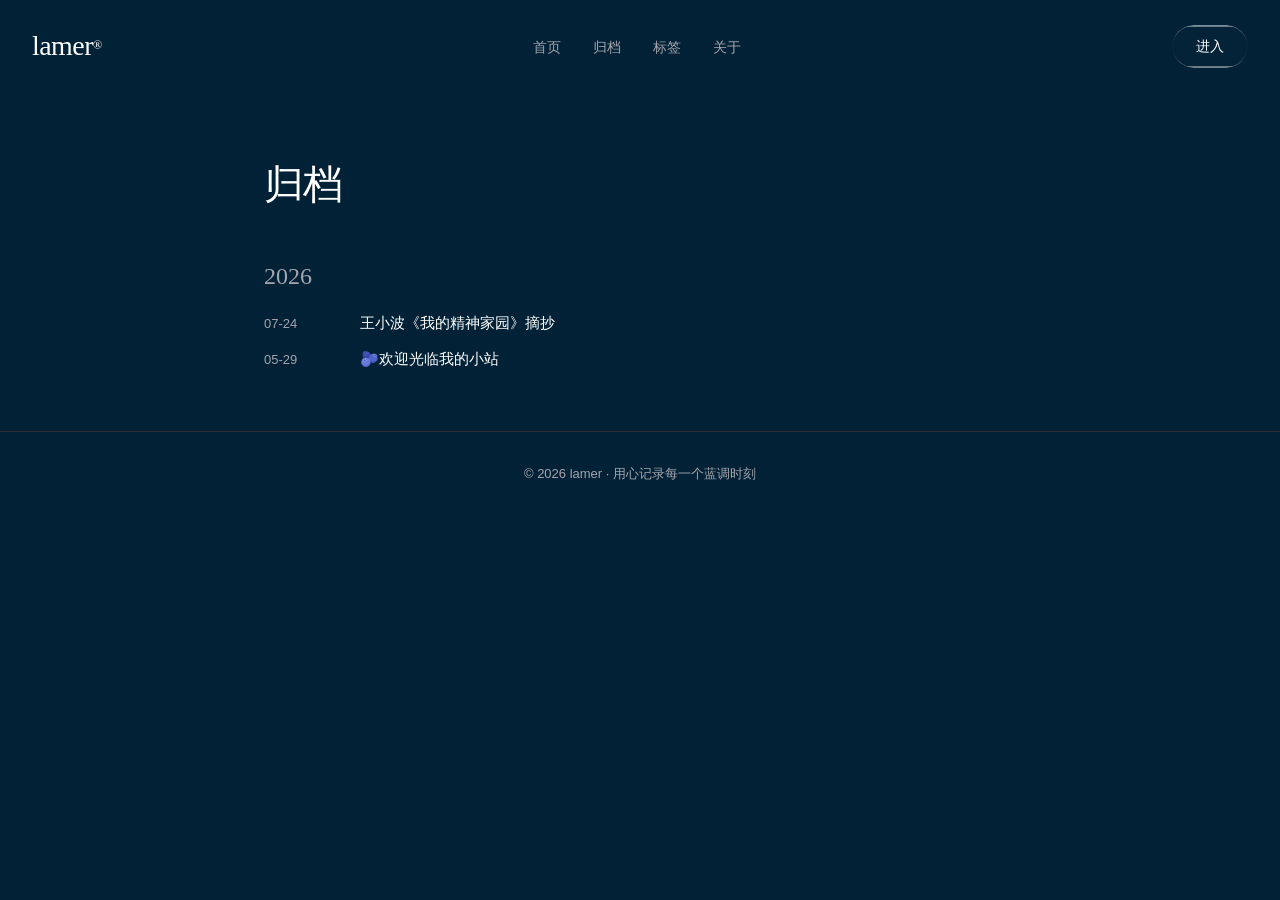
<file: archives/index.html>
<!DOCTYPE html>
<html lang="zh">
<head>
  <meta charset="utf-8" />
<meta name="viewport" content="width=device-width, initial-scale=1" />
<title>归档 · 🫐的个人网站</title>
<link rel="shortcut icon" href="https://canglanmei-wq.github.io/favicon.ico?v=1784874473100">
<link rel="stylesheet" href="https://canglanmei-wq.github.io/styles/main.css">
<link rel="alternate" type="application/atom+xml" title="归档 · 🫐的个人网站 - Atom Feed" href="https://canglanmei-wq.github.io/atom.xml">

</head>
<body>
  <video class="video-bg" autoplay loop muted playsinline>
  <source src="https://d8j0ntlcm91z4.cloudfront.net/user_38xzZboKViGWJOttwIXH07lWA1P/hf_20260314_131748_f2ca2a28-fed7-44c8-b9a9-bd9acdd5ec31.mp4" type="video/mp4">
</video>
<div class="video-overlay"></div>

  <nav class="site-nav animate-fade-rise">
  <a href="https://canglanmei-wq.github.io" class="nav-logo">lamer<sup style="font-size:12px">®</sup></a>
  <ul class="nav-links">
    
      <li>
        
          <a href="/">首页</a>
        
      </li>
    
      <li>
        
          <a href="/archives">归档</a>
        
      </li>
    
      <li>
        
          <a href="/tags">标签</a>
        
      </li>
    
      <li>
        
          <a href="/post/about">关于</a>
        
      </li>
    
  </ul>
  <a href="https://canglanmei-wq.github.io" class="liquid-glass nav-cta">进入</a>
</nav>


  <div class="archives-page animate-fade-rise">
    <h1>归档</h1>
    
    
      
      
        
        <div class="archive-year">2026</div>
        <ul class="archive-list">
      
      <li class="archive-item">
        <span class="archive-date">07-24</span>
        <span class="archive-title">
          <a href="https://canglanmei-wq.github.io/post/wang-xiao-bo-lesslesswo-de-jing-shen-jia-yuan-greatergreater-zhai-chao">王小波《我的精神家园》摘抄</a>
        </span>
      </li>
    
      
      
      <li class="archive-item">
        <span class="archive-date">05-29</span>
        <span class="archive-title">
          <a href="https://canglanmei-wq.github.io/post/huan-ying-guang-lin-wo-de-xiao-zhan">🫐欢迎光临我的小站</a>
        </span>
      </li>
    
    </ul>
  </div>

  <footer class="site-footer">
  <p>© 2026 lamer · 用心记录每一个蓝调时刻</p>
</footer>

</body>
</html>
</file>
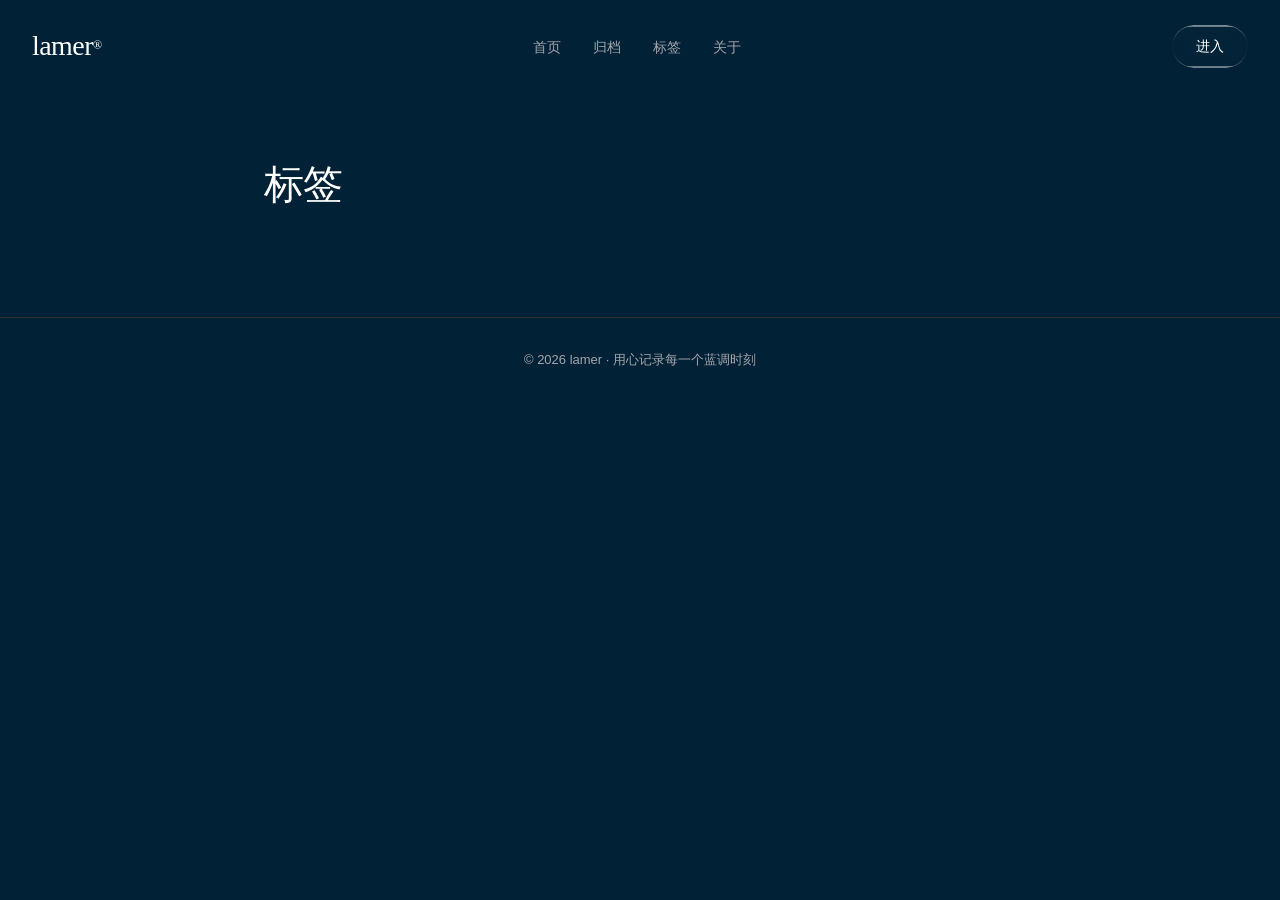
<file: tags/index.html>
<!DOCTYPE html>
<html lang="zh">
<head>
  <meta charset="utf-8" />
<meta name="viewport" content="width=device-width, initial-scale=1" />
<title>标签 · 🫐的个人网站</title>
<link rel="shortcut icon" href="https://canglanmei-wq.github.io/favicon.ico?v=1784874473100">
<link rel="stylesheet" href="https://canglanmei-wq.github.io/styles/main.css">
<link rel="alternate" type="application/atom+xml" title="标签 · 🫐的个人网站 - Atom Feed" href="https://canglanmei-wq.github.io/atom.xml">

</head>
<body>
  <video class="video-bg" autoplay loop muted playsinline>
  <source src="https://d8j0ntlcm91z4.cloudfront.net/user_38xzZboKViGWJOttwIXH07lWA1P/hf_20260314_131748_f2ca2a28-fed7-44c8-b9a9-bd9acdd5ec31.mp4" type="video/mp4">
</video>
<div class="video-overlay"></div>

  <nav class="site-nav animate-fade-rise">
  <a href="https://canglanmei-wq.github.io" class="nav-logo">lamer<sup style="font-size:12px">®</sup></a>
  <ul class="nav-links">
    
      <li>
        
          <a href="/">首页</a>
        
      </li>
    
      <li>
        
          <a href="/archives">归档</a>
        
      </li>
    
      <li>
        
          <a href="/tags">标签</a>
        
      </li>
    
      <li>
        
          <a href="/post/about">关于</a>
        
      </li>
    
  </ul>
  <a href="https://canglanmei-wq.github.io" class="liquid-glass nav-cta">进入</a>
</nav>


  <div class="tags-page animate-fade-rise">
    <h1>标签</h1>
    <ul class="tag-list">
      
    </ul>
  </div>

  <footer class="site-footer">
  <p>© 2026 lamer · 用心记录每一个蓝调时刻</p>
</footer>

</body>
</html>
</file>
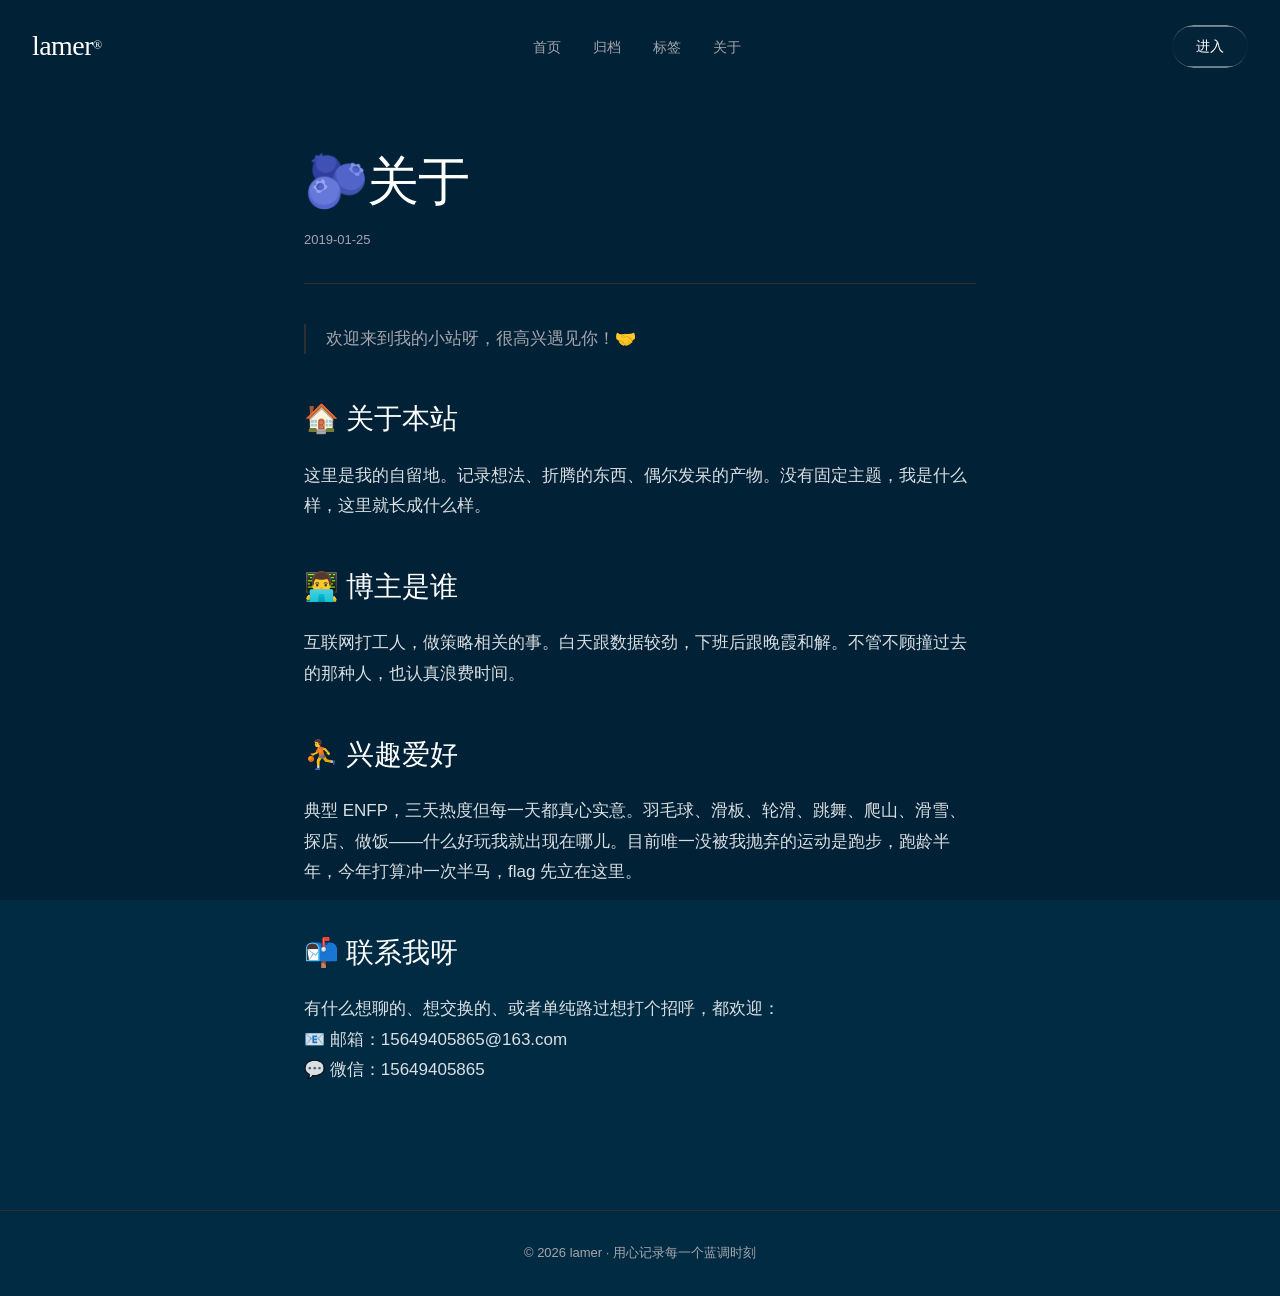
<file: post/about/index.html>
<!DOCTYPE html>
<html lang="zh">
<head>
  <meta charset="utf-8" />
<meta name="viewport" content="width=device-width, initial-scale=1" />
<title>🫐关于 · 🫐的个人网站</title>
<link rel="shortcut icon" href="https://canglanmei-wq.github.io/favicon.ico?v=1784874473100">
<link rel="stylesheet" href="https://canglanmei-wq.github.io/styles/main.css">
<link rel="alternate" type="application/atom+xml" title="🫐关于 · 🫐的个人网站 - Atom Feed" href="https://canglanmei-wq.github.io/atom.xml">

</head>
<body>
  <video class="video-bg" autoplay loop muted playsinline>
  <source src="https://d8j0ntlcm91z4.cloudfront.net/user_38xzZboKViGWJOttwIXH07lWA1P/hf_20260314_131748_f2ca2a28-fed7-44c8-b9a9-bd9acdd5ec31.mp4" type="video/mp4">
</video>
<div class="video-overlay"></div>

  <nav class="site-nav animate-fade-rise">
  <a href="https://canglanmei-wq.github.io" class="nav-logo">lamer<sup style="font-size:12px">®</sup></a>
  <ul class="nav-links">
    
      <li>
        
          <a href="/">首页</a>
        
      </li>
    
      <li>
        
          <a href="/archives">归档</a>
        
      </li>
    
      <li>
        
          <a href="/tags">标签</a>
        
      </li>
    
      <li>
        
          <a href="/post/about">关于</a>
        
      </li>
    
  </ul>
  <a href="https://canglanmei-wq.github.io" class="liquid-glass nav-cta">进入</a>
</nav>


  <article class="post-content animate-fade-rise">
    <h1>🫐关于</h1>
    <div class="post-meta">
      <span>2019-01-25</span>
      
    </div>

    

    <div class="post-body">
      <blockquote>
<p>欢迎来到我的小站呀，很高兴遇见你！🤝</p>
</blockquote>
<h2 id="关于本站">🏠 关于本站</h2>
<p>这里是我的自留地。记录想法、折腾的东西、偶尔发呆的产物。没有固定主题，我是什么样，这里就长成什么样。</p>
<h2 id="博主是谁">👨‍💻 博主是谁</h2>
<p>互联网打工人，做策略相关的事。白天跟数据较劲，下班后跟晚霞和解。不管不顾撞过去的那种人，也认真浪费时间。</p>
<h2 id="兴趣爱好">⛹ 兴趣爱好</h2>
<p>典型 ENFP，三天热度但每一天都真心实意。羽毛球、滑板、轮滑、跳舞、爬山、滑雪、探店、做饭——什么好玩我就出现在哪儿。目前唯一没被我抛弃的运动是跑步，跑龄半年，今年打算冲一次半马，flag 先立在这里。</p>
<h2 id="联系我呀">📬 联系我呀</h2>
<p>有什么想聊的、想交换的、或者单纯路过想打个招呼，都欢迎：<br>
📧 邮箱：15649405865@163.com<br>
💬 微信：15649405865</p>

    </div>
  </article>

  <footer class="site-footer">
  <p>© 2026 lamer · 用心记录每一个蓝调时刻</p>
</footer>


  
</body>
</html>
</file>
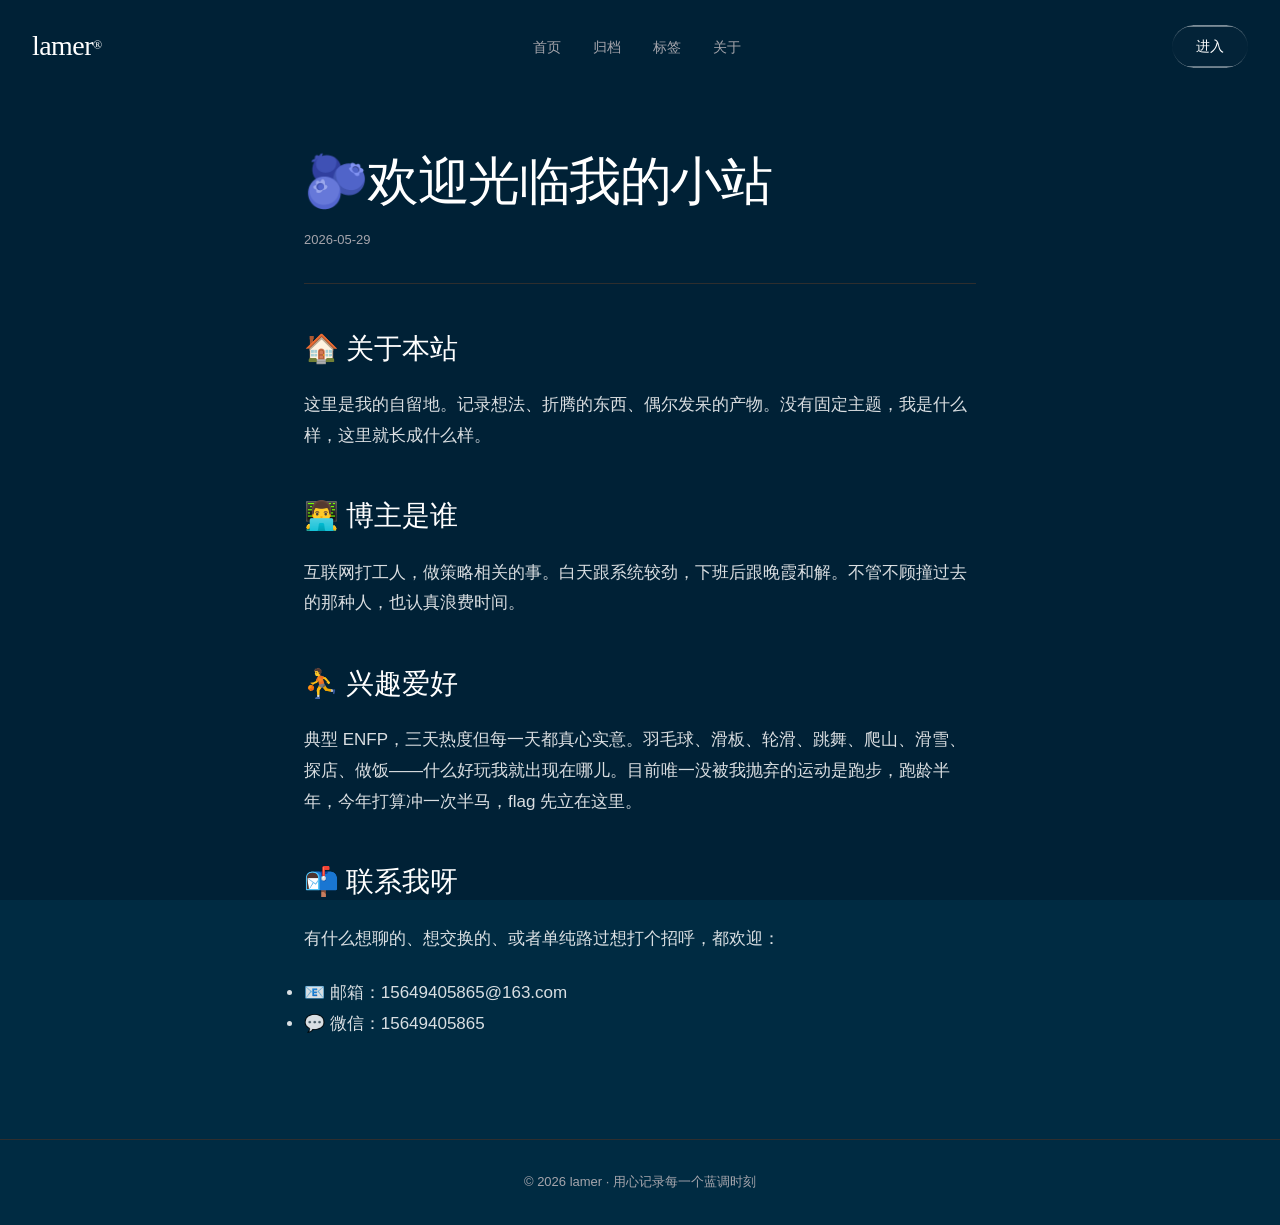
<file: post/huan-ying-guang-lin-wo-de-xiao-zhan/index.html>
<!DOCTYPE html>
<html lang="zh">
<head>
  <meta charset="utf-8" />
<meta name="viewport" content="width=device-width, initial-scale=1" />
<title>🫐欢迎光临我的小站 · 🫐的个人网站</title>
<link rel="shortcut icon" href="https://canglanmei-wq.github.io/favicon.ico?v=1784874473100">
<link rel="stylesheet" href="https://canglanmei-wq.github.io/styles/main.css">
<link rel="alternate" type="application/atom+xml" title="🫐欢迎光临我的小站 · 🫐的个人网站 - Atom Feed" href="https://canglanmei-wq.github.io/atom.xml">

</head>
<body>
  <video class="video-bg" autoplay loop muted playsinline>
  <source src="https://d8j0ntlcm91z4.cloudfront.net/user_38xzZboKViGWJOttwIXH07lWA1P/hf_20260314_131748_f2ca2a28-fed7-44c8-b9a9-bd9acdd5ec31.mp4" type="video/mp4">
</video>
<div class="video-overlay"></div>

  <nav class="site-nav animate-fade-rise">
  <a href="https://canglanmei-wq.github.io" class="nav-logo">lamer<sup style="font-size:12px">®</sup></a>
  <ul class="nav-links">
    
      <li>
        
          <a href="/">首页</a>
        
      </li>
    
      <li>
        
          <a href="/archives">归档</a>
        
      </li>
    
      <li>
        
          <a href="/tags">标签</a>
        
      </li>
    
      <li>
        
          <a href="/post/about">关于</a>
        
      </li>
    
  </ul>
  <a href="https://canglanmei-wq.github.io" class="liquid-glass nav-cta">进入</a>
</nav>


  <article class="post-content animate-fade-rise">
    <h1>🫐欢迎光临我的小站</h1>
    <div class="post-meta">
      <span>2026-05-29</span>
      
    </div>

    

    <div class="post-body">
      <h2 id="关于本站">🏠 关于本站</h2>
<p>这里是我的自留地。记录想法、折腾的东西、偶尔发呆的产物。没有固定主题，我是什么样，这里就长成什么样。</p>
<!-- more -->
<h2 id="博主是谁">👨‍💻 博主是谁</h2>
<p>互联网打工人，做策略相关的事。白天跟系统较劲，下班后跟晚霞和解。不管不顾撞过去的那种人，也认真浪费时间。</p>
<h2 id="兴趣爱好">⛹ 兴趣爱好</h2>
<p>典型 ENFP，三天热度但每一天都真心实意。羽毛球、滑板、轮滑、跳舞、爬山、滑雪、探店、做饭——什么好玩我就出现在哪儿。目前唯一没被我抛弃的运动是跑步，跑龄半年，今年打算冲一次半马，flag 先立在这里。</p>
<h2 id="联系我呀">📬 联系我呀</h2>
<p>有什么想聊的、想交换的、或者单纯路过想打个招呼，都欢迎：</p>
<ul>
<li>📧 邮箱：15649405865@163.com</li>
<li>💬 微信：15649405865</li>
</ul>

    </div>
  </article>

  <footer class="site-footer">
  <p>© 2026 lamer · 用心记录每一个蓝调时刻</p>
</footer>


  
</body>
</html>
</file>
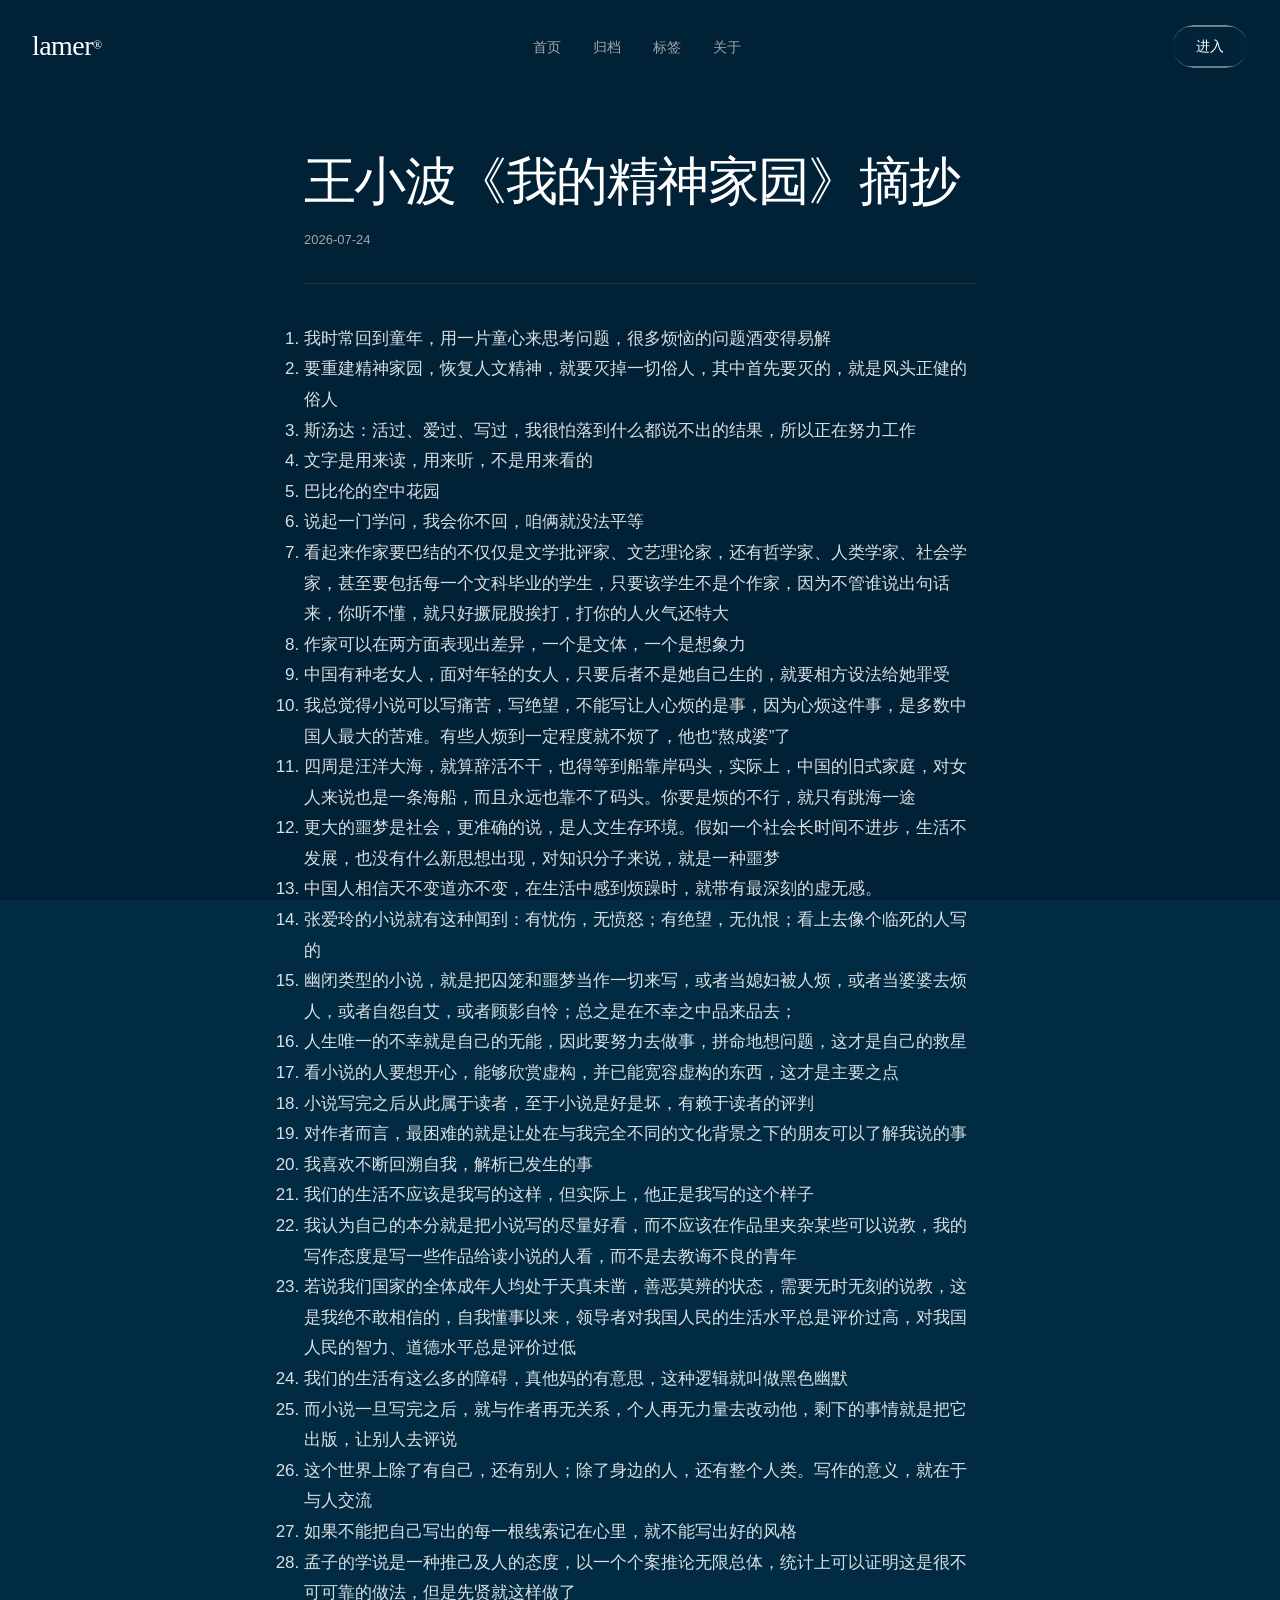
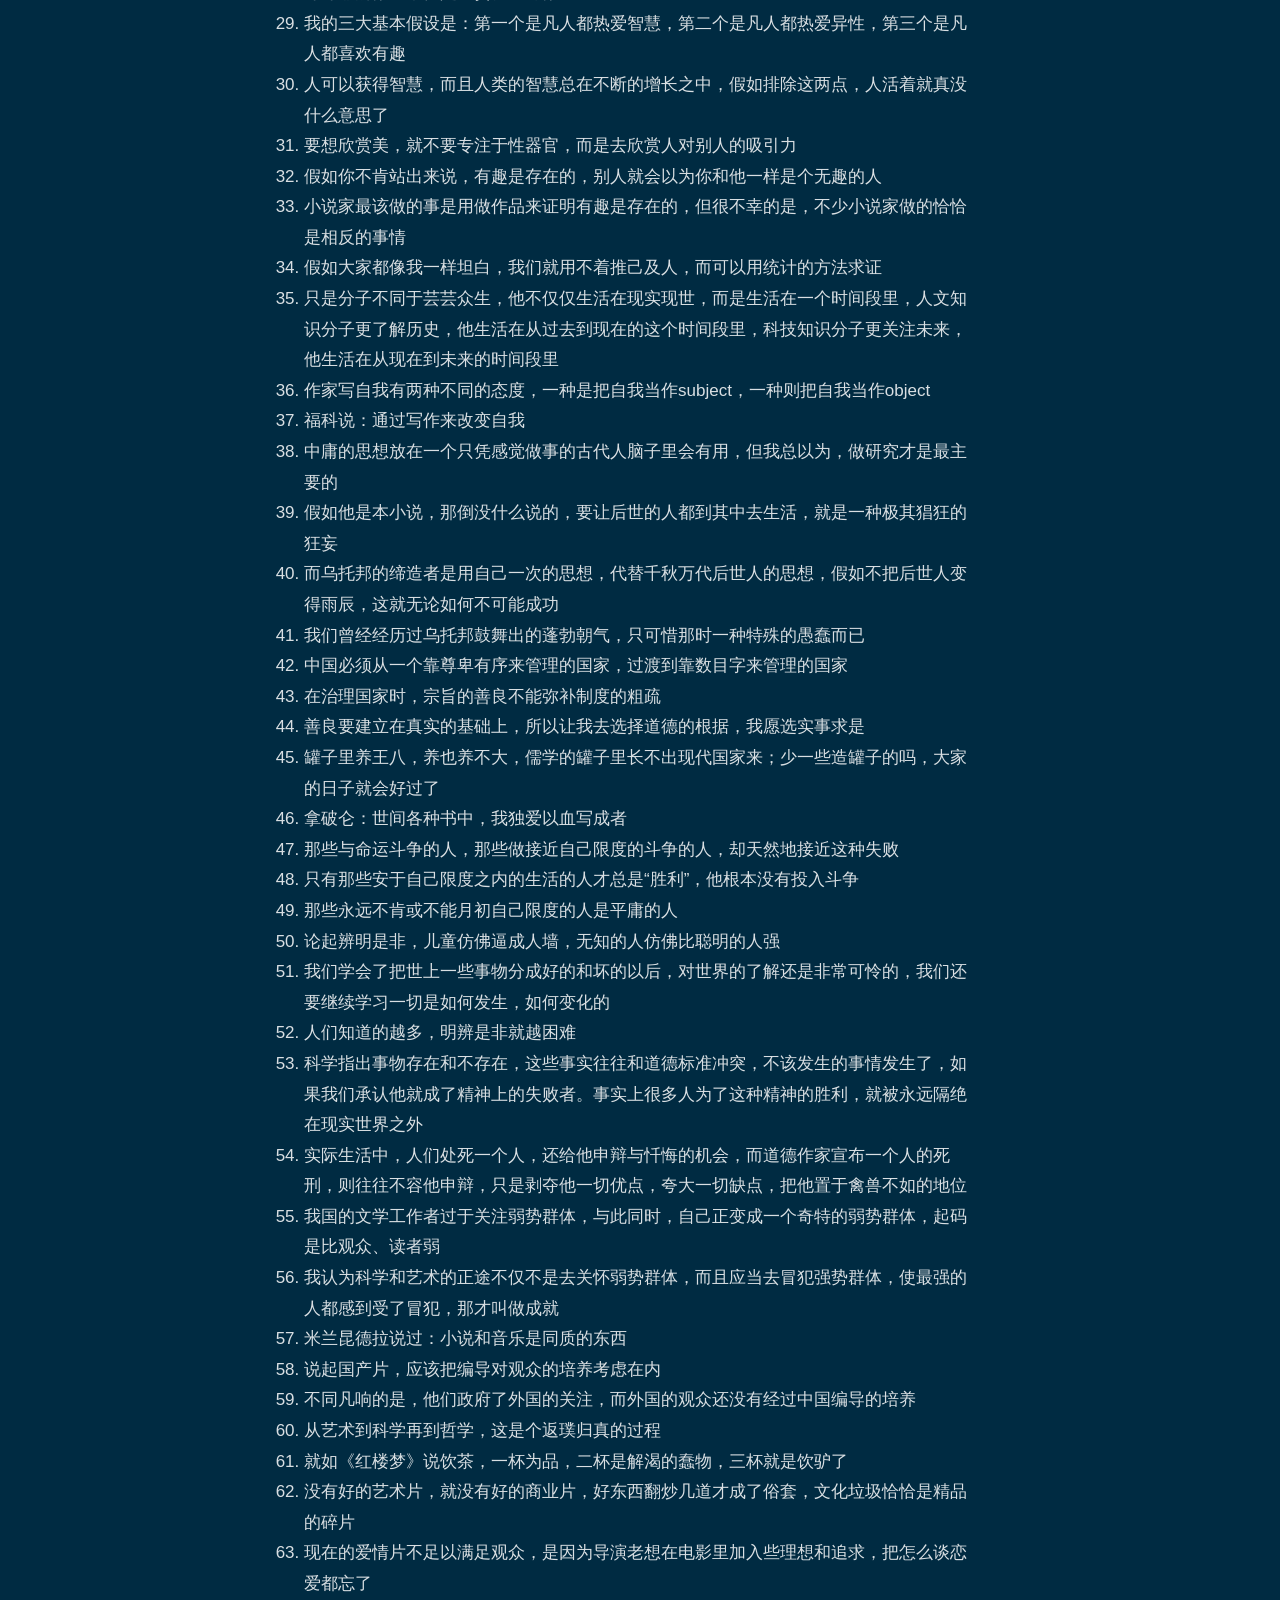
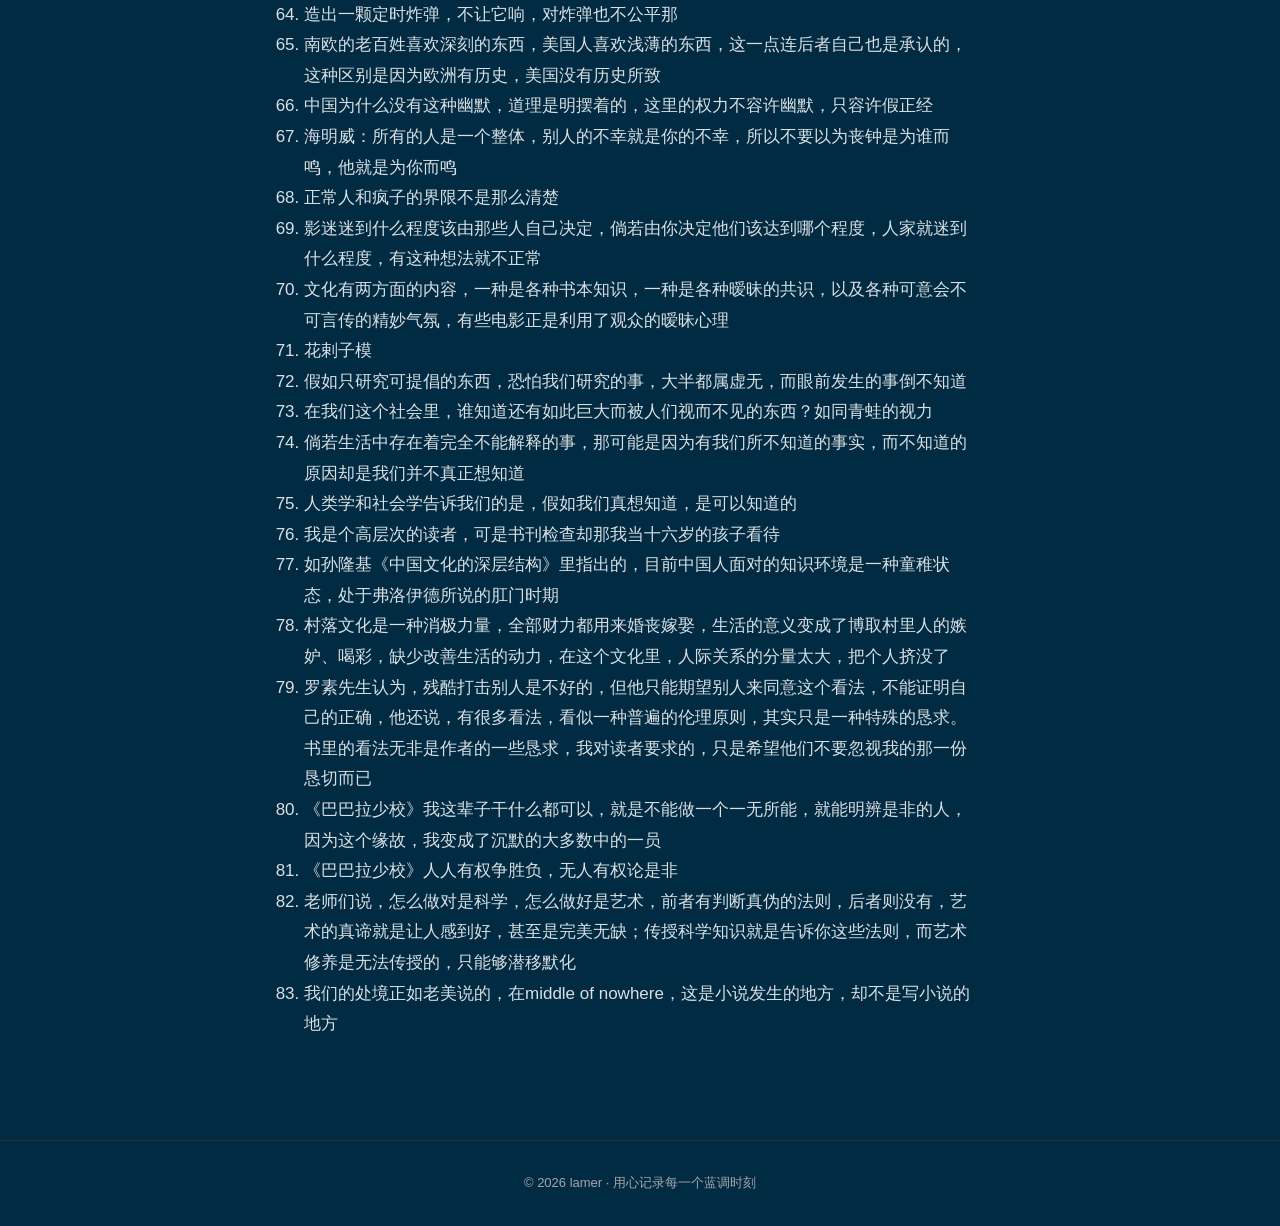
<file: post/wang-xiao-bo-lesslesswo-de-jing-shen-jia-yuan-greatergreater-zhai-chao/index.html>
<!DOCTYPE html>
<html lang="zh">
<head>
  <meta charset="utf-8" />
<meta name="viewport" content="width=device-width, initial-scale=1" />
<title>王小波《我的精神家园》摘抄 · 🫐的个人网站</title>
<link rel="shortcut icon" href="https://canglanmei-wq.github.io/favicon.ico?v=1784874473100">
<link rel="stylesheet" href="https://canglanmei-wq.github.io/styles/main.css">
<link rel="alternate" type="application/atom+xml" title="王小波《我的精神家园》摘抄 · 🫐的个人网站 - Atom Feed" href="https://canglanmei-wq.github.io/atom.xml">

</head>
<body>
  <video class="video-bg" autoplay loop muted playsinline>
  <source src="https://d8j0ntlcm91z4.cloudfront.net/user_38xzZboKViGWJOttwIXH07lWA1P/hf_20260314_131748_f2ca2a28-fed7-44c8-b9a9-bd9acdd5ec31.mp4" type="video/mp4">
</video>
<div class="video-overlay"></div>

  <nav class="site-nav animate-fade-rise">
  <a href="https://canglanmei-wq.github.io" class="nav-logo">lamer<sup style="font-size:12px">®</sup></a>
  <ul class="nav-links">
    
      <li>
        
          <a href="/">首页</a>
        
      </li>
    
      <li>
        
          <a href="/archives">归档</a>
        
      </li>
    
      <li>
        
          <a href="/tags">标签</a>
        
      </li>
    
      <li>
        
          <a href="/post/about">关于</a>
        
      </li>
    
  </ul>
  <a href="https://canglanmei-wq.github.io" class="liquid-glass nav-cta">进入</a>
</nav>


  <article class="post-content animate-fade-rise">
    <h1>王小波《我的精神家园》摘抄</h1>
    <div class="post-meta">
      <span>2026-07-24</span>
      
    </div>

    

    <div class="post-body">
      <ol>
<li>我时常回到童年，用一片童心来思考问题，很多烦恼的问题酒变得易解</li>
<li>要重建精神家园，恢复人文精神，就要灭掉一切俗人，其中首先要灭的，就是风头正健的俗人</li>
<li>斯汤达：活过、爱过、写过，我很怕落到什么都说不出的结果，所以正在努力工作</li>
<li>文字是用来读，用来听，不是用来看的</li>
<li>巴比伦的空中花园</li>
<li>说起一门学问，我会你不回，咱俩就没法平等</li>
<li>看起来作家要巴结的不仅仅是文学批评家、文艺理论家，还有哲学家、人类学家、社会学家，甚至要包括每一个文科毕业的学生，只要该学生不是个作家，因为不管谁说出句话来，你听不懂，就只好撅屁股挨打，打你的人火气还特大</li>
<li>作家可以在两方面表现出差异，一个是文体，一个是想象力</li>
<li>中国有种老女人，面对年轻的女人，只要后者不是她自己生的，就要相方设法给她罪受</li>
<li>我总觉得小说可以写痛苦，写绝望，不能写让人心烦的是事，因为心烦这件事，是多数中国人最大的苦难。有些人烦到一定程度就不烦了，他也“熬成婆”了</li>
<li>四周是汪洋大海，就算辞活不干，也得等到船靠岸码头，实际上，中国的旧式家庭，对女人来说也是一条海船，而且永远也靠不了码头。你要是烦的不行，就只有跳海一途</li>
<li>更大的噩梦是社会，更准确的说，是人文生存环境。假如一个社会长时间不进步，生活不发展，也没有什么新思想出现，对知识分子来说，就是一种噩梦</li>
<li>中国人相信天不变道亦不变，在生活中感到烦躁时，就带有最深刻的虚无感。</li>
<li>张爱玲的小说就有这种闻到：有忧伤，无愤怒；有绝望，无仇恨；看上去像个临死的人写的</li>
<li>幽闭类型的小说，就是把囚笼和噩梦当作一切来写，或者当媳妇被人烦，或者当婆婆去烦人，或者自怨自艾，或者顾影自怜；总之是在不幸之中品来品去；</li>
<li>人生唯一的不幸就是自己的无能，因此要努力去做事，拼命地想问题，这才是自己的救星</li>
<li>看小说的人要想开心，能够欣赏虚构，并已能宽容虚构的东西，这才是主要之点</li>
<li>小说写完之后从此属于读者，至于小说是好是坏，有赖于读者的评判</li>
<li>对作者而言，最困难的就是让处在与我完全不同的文化背景之下的朋友可以了解我说的事</li>
<li>我喜欢不断回溯自我，解析已发生的事</li>
<li>我们的生活不应该是我写的这样，但实际上，他正是我写的这个样子</li>
<li>我认为自己的本分就是把小说写的尽量好看，而不应该在作品里夹杂某些可以说教，我的写作态度是写一些作品给读小说的人看，而不是去教诲不良的青年</li>
<li>若说我们国家的全体成年人均处于天真未凿，善恶莫辨的状态，需要无时无刻的说教，这是我绝不敢相信的，自我懂事以来，领导者对我国人民的生活水平总是评价过高，对我国人民的智力、道德水平总是评价过低</li>
<li>我们的生活有这么多的障碍，真他妈的有意思，这种逻辑就叫做黑色幽默</li>
<li>而小说一旦写完之后，就与作者再无关系，个人再无力量去改动他，剩下的事情就是把它出版，让别人去评说</li>
<li>这个世界上除了有自己，还有别人；除了身边的人，还有整个人类。写作的意义，就在于与人交流</li>
<li>如果不能把自己写出的每一根线索记在心里，就不能写出好的风格</li>
<li>孟子的学说是一种推己及人的态度，以一个个案推论无限总体，统计上可以证明这是很不可可靠的做法，但是先贤就这样做了</li>
<li>我的三大基本假设是：第一个是凡人都热爱智慧，第二个是凡人都热爱异性，第三个是凡人都喜欢有趣</li>
<li>人可以获得智慧，而且人类的智慧总在不断的增长之中，假如排除这两点，人活着就真没什么意思了</li>
<li>要想欣赏美，就不要专注于性器官，而是去欣赏人对别人的吸引力</li>
<li>假如你不肯站出来说，有趣是存在的，别人就会以为你和他一样是个无趣的人</li>
<li>小说家最该做的事是用做作品来证明有趣是存在的，但很不幸的是，不少小说家做的恰恰是相反的事情</li>
<li>假如大家都像我一样坦白，我们就用不着推己及人，而可以用统计的方法求证</li>
<li>只是分子不同于芸芸众生，他不仅仅生活在现实现世，而是生活在一个时间段里，人文知识分子更了解历史，他生活在从过去到现在的这个时间段里，科技知识分子更关注未来，他生活在从现在到未来的时间段里</li>
<li>作家写自我有两种不同的态度，一种是把自我当作subject，一种则把自我当作object</li>
<li>福科说：通过写作来改变自我</li>
<li>中庸的思想放在一个只凭感觉做事的古代人脑子里会有用，但我总以为，做研究才是最主要的</li>
<li>假如他是本小说，那倒没什么说的，要让后世的人都到其中去生活，就是一种极其猖狂的狂妄</li>
<li>而乌托邦的缔造者是用自己一次的思想，代替千秋万代后世人的思想，假如不把后世人变得雨辰，这就无论如何不可能成功</li>
<li>我们曾经经历过乌托邦鼓舞出的蓬勃朝气，只可惜那时一种特殊的愚蠢而已</li>
<li>中国必须从一个靠尊卑有序来管理的国家，过渡到靠数目字来管理的国家</li>
<li>在治理国家时，宗旨的善良不能弥补制度的粗疏</li>
<li>善良要建立在真实的基础上，所以让我去选择道德的根据，我愿选实事求是</li>
<li>罐子里养王八，养也养不大，儒学的罐子里长不出现代国家来；少一些造罐子的吗，大家的日子就会好过了</li>
<li>拿破仑：世间各种书中，我独爱以血写成者</li>
<li>那些与命运斗争的人，那些做接近自己限度的斗争的人，却天然地接近这种失败</li>
<li>只有那些安于自己限度之内的生活的人才总是“胜利”，他根本没有投入斗争</li>
<li>那些永远不肯或不能月初自己限度的人是平庸的人</li>
<li>论起辨明是非，儿童仿佛逼成人墙，无知的人仿佛比聪明的人强</li>
<li>我们学会了把世上一些事物分成好的和坏的以后，对世界的了解还是非常可怜的，我们还要继续学习一切是如何发生，如何变化的</li>
<li>人们知道的越多，明辨是非就越困难</li>
<li>科学指出事物存在和不存在，这些事实往往和道德标准冲突，不该发生的事情发生了，如果我们承认他就成了精神上的失败者。事实上很多人为了这种精神的胜利，就被永远隔绝在现实世界之外</li>
<li>实际生活中，人们处死一个人，还给他申辩与忏悔的机会，而道德作家宣布一个人的死刑，则往往不容他申辩，只是剥夺他一切优点，夸大一切缺点，把他置于禽兽不如的地位</li>
<li>我国的文学工作者过于关注弱势群体，与此同时，自己正变成一个奇特的弱势群体，起码是比观众、读者弱</li>
<li>我认为科学和艺术的正途不仅不是去关怀弱势群体，而且应当去冒犯强势群体，使最强的人都感到受了冒犯，那才叫做成就</li>
<li>米兰昆德拉说过：小说和音乐是同质的东西</li>
<li>说起国产片，应该把编导对观众的培养考虑在内</li>
<li>不同凡响的是，他们政府了外国的关注，而外国的观众还没有经过中国编导的培养</li>
<li>从艺术到科学再到哲学，这是个返璞归真的过程</li>
<li>就如《红楼梦》说饮茶，一杯为品，二杯是解渴的蠢物，三杯就是饮驴了</li>
<li>没有好的艺术片，就没有好的商业片，好东西翻炒几道才成了俗套，文化垃圾恰恰是精品的碎片</li>
<li>现在的爱情片不足以满足观众，是因为导演老想在电影里加入些理想和追求，把怎么谈恋爱都忘了</li>
<li>造出一颗定时炸弹，不让它响，对炸弹也不公平那</li>
<li>南欧的老百姓喜欢深刻的东西，美国人喜欢浅薄的东西，这一点连后者自己也是承认的，这种区别是因为欧洲有历史，美国没有历史所致</li>
<li>中国为什么没有这种幽默，道理是明摆着的，这里的权力不容许幽默，只容许假正经</li>
<li>海明威：所有的人是一个整体，别人的不幸就是你的不幸，所以不要以为丧钟是为谁而鸣，他就是为你而鸣</li>
<li>正常人和疯子的界限不是那么清楚</li>
<li>影迷迷到什么程度该由那些人自己决定，倘若由你决定他们该达到哪个程度，人家就迷到什么程度，有这种想法就不正常</li>
<li>文化有两方面的内容，一种是各种书本知识，一种是各种暧昧的共识，以及各种可意会不可言传的精妙气氛，有些电影正是利用了观众的暧昧心理</li>
<li>花剌子模</li>
<li>假如只研究可提倡的东西，恐怕我们研究的事，大半都属虚无，而眼前发生的事倒不知道</li>
<li>在我们这个社会里，谁知道还有如此巨大而被人们视而不见的东西？如同青蛙的视力</li>
<li>倘若生活中存在着完全不能解释的事，那可能是因为有我们所不知道的事实，而不知道的原因却是我们并不真正想知道</li>
<li>人类学和社会学告诉我们的是，假如我们真想知道，是可以知道的</li>
<li>我是个高层次的读者，可是书刊检查却那我当十六岁的孩子看待</li>
<li>如孙隆基《中国文化的深层结构》里指出的，目前中国人面对的知识环境是一种童稚状态，处于弗洛伊德所说的肛门时期</li>
<li>村落文化是一种消极力量，全部财力都用来婚丧嫁娶，生活的意义变成了博取村里人的嫉妒、喝彩，缺少改善生活的动力，在这个文化里，人际关系的分量太大，把个人挤没了</li>
<li>罗素先生认为，残酷打击别人是不好的，但他只能期望别人来同意这个看法，不能证明自己的正确，他还说，有很多看法，看似一种普遍的伦理原则，其实只是一种特殊的恳求。书里的看法无非是作者的一些恳求，我对读者要求的，只是希望他们不要忽视我的那一份恳切而已</li>
<li>《巴巴拉少校》我这辈子干什么都可以，就是不能做一个一无所能，就能明辨是非的人，因为这个缘故，我变成了沉默的大多数中的一员</li>
<li>《巴巴拉少校》人人有权争胜负，无人有权论是非</li>
<li>老师们说，怎么做对是科学，怎么做好是艺术，前者有判断真伪的法则，后者则没有，艺术的真谛就是让人感到好，甚至是完美无缺；传授科学知识就是告诉你这些法则，而艺术修养是无法传授的，只能够潜移默化</li>
<li>我们的处境正如老美说的，在middle of nowhere，这是小说发生的地方，却不是写小说的地方</li>
</ol>

    </div>
  </article>

  <footer class="site-footer">
  <p>© 2026 lamer · 用心记录每一个蓝调时刻</p>
</footer>


  
</body>
</html>
</file>
